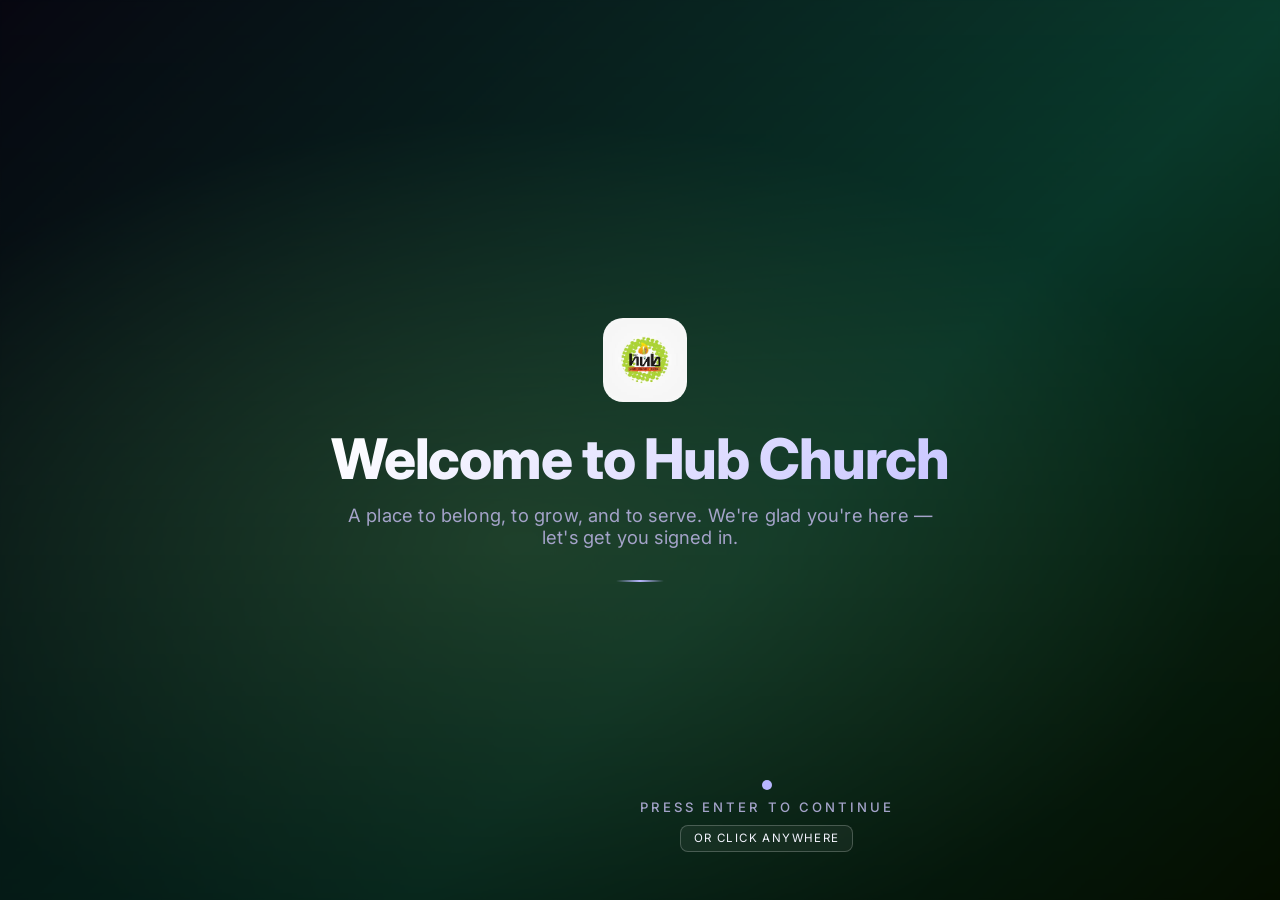
<file: index.html>
<!DOCTYPE html>
<html lang="en">
<head>
<meta charset="UTF-8">
<meta name="viewport" content="width=device-width, initial-scale=1.0">
<title>Hub Church — Welcome</title>
<link rel="preconnect" href="https://fonts.googleapis.com">
<link rel="preconnect" href="https://fonts.gstatic.com" crossorigin>
<link href="https://fonts.googleapis.com/css2?family=Inter:wght@300;400;500;600;700;800&display=swap" rel="stylesheet">
<link rel="icon" type="image/jpeg" href="images/hublogo.jpg">
<style>
    *, *::before, *::after { box-sizing: border-box; margin: 0; padding: 0; }

    :root {
        --brand: #8786E3;
        --brand-2: #6c63ff;
        --brand-glow: #b8b6ff;
        --bg-1: #0b0b1a;
        --bg-2: #0F5C45;
        --text: #f5f5ff;
        --muted: #a4a3c9;
    }

    html, body {
        width: 100%;
        height: 100%;
        background: #000;
        color: var(--text);
        font-family: 'Inter', system-ui, -apple-system, sans-serif;
        overflow: hidden;
        -webkit-font-smoothing: antialiased;
    }

    /* ============================================================
       Stage wrapper
       ============================================================ */
    .stage {
        position: fixed;
        inset: 0;
        display: flex;
        align-items: center;
        justify-content: center;
        opacity: 0;
        visibility: hidden;
        transition: opacity .7s ease;
        z-index: 1;
        background: #000;
    }
    .stage.active {
        opacity: 1;
        visibility: visible;
    }

    /* ============================================================
       Video stages — full screen, nothing on top
       ============================================================ */
    .video-stage video {
        width: 100%;
        height: 100%;
        object-fit: contain;
        background: #000;
        display: block;
    }

    /* "Tap to play" fallback if the browser blocks autoplay */
    .video-tap {
        position: absolute;
        inset: 0;
        display: none;
        align-items: center;
        justify-content: center;
        flex-direction: column;
        gap: 1rem;
        background: rgba(0,0,0,.55);
        cursor: pointer;
        z-index: 10;
    }
    .video-tap.visible { display: flex; }

    .video-tap__icon {
        width: 84px;
        height: 84px;
        border-radius: 50%;
        background: rgba(255,255,255,.12);
        border: 2px solid rgba(255,255,255,.4);
        display: grid;
        place-items: center;
        backdrop-filter: blur(6px);
        transition: transform .2s;
    }
    .video-tap:hover .video-tap__icon { transform: scale(1.08); }

    .video-tap__icon svg {
        width: 34px;
        height: 34px;
        fill: #fff;
        margin-left: 4px;   /* optical centering for the play triangle */
    }

    .video-tap__label {
        font-size: .95rem;
        letter-spacing: .14em;
        text-transform: uppercase;
        color: #fff;
    }

    /* ============================================================
       Splash stage
       ============================================================ */
    .splash-stage {
        cursor: pointer;
        user-select: none;
        flex-direction: column;
        background: var(--bg-1);
        overflow: hidden;
    }

    .bg-overlay {
        position: absolute;
        inset: 0;
        z-index: 0;
        background:
            radial-gradient(1200px 700px at 20% 30%, rgba(149, 227, 134, 0.35), transparent 60%),
            radial-gradient(1000px 600px at 80% 70%, rgba(135, 255, 99, 0.3), transparent 60%),
            linear-gradient(135deg, #0b0b1a 0%, #0F5C45 60%, #0d2401 100%);
        background-size: 200% 200%, 200% 200%, 100% 100%;
        animation: drift 22s ease-in-out infinite;
    }
    .bg-overlay::after {
        content: "";
        position: absolute;
        inset: 0;
        background: linear-gradient(180deg, rgba(0,0,0,.35) 0%, rgba(0,0,0,.6) 100%);
        backdrop-filter: blur(1px);
    }
    @keyframes drift {
        0%,100% { background-position: 0% 0%, 100% 100%, 0 0; }
        50%     { background-position: 100% 100%, 0% 0%, 0 0; }
    }

    .content {
        position: relative;
        text-align: center;
        padding: 2rem;
        max-width: 900px;
        z-index: 2;
    }

    .brand-mark {
        width: 84px;
        height: 84px;
        margin: 0 auto 1.75rem;
        border-radius: 22px;
        /* background: linear-gradient(135deg, var(--brand) 0%, var(--brand-2) 100%); */
        display: grid;
        place-items: center;
        font-weight: 800;
        font-size: 1.7rem;
        letter-spacing: -.5px;
        color: #fff;
        /* box-shadow: 0 18px 60px rgba(135,134,227,.55), */
                    /* inset 0 0 0 1px rgba(255,255,255,.18); */
        opacity: 0;
        transform: translateY(24px) scale(.9);
        animation: reveal .9s cubic-bezier(.22,1,.36,1) .15s forwards;
    }
    .brand-mark img{
        border-radius: 20px;
        width: 84px;
        height: 84px;
        display: grid;
        place-items: center;
    
        margin: 0 1.2rem 2.75rem 0.34rem;
    }
    .brand-name {
        font-size: clamp(2rem, 6vw, 3.5rem);
        font-weight: 800;
        letter-spacing: -.02em;
        line-height: 1.05;
        background: linear-gradient(135deg, #ffffff 0%, #c9c6ff 100%);
        -webkit-background-clip: text;
        background-clip: text;
        color: transparent;
        opacity: 0;
        transform: translateY(20px);
        animation: reveal .9s cubic-bezier(.22,1,.36,1) .35s forwards;
    }

    .tagline {
        margin-top: 1rem;
        font-size: clamp(.95rem, 2vw, 1.15rem);
        color: var(--muted);
        font-weight: 400;
        letter-spacing: .01em;
        max-width: 620px;
        margin-left: auto;
        margin-right: auto;
        opacity: 0;
        transform: translateY(20px);
        animation: reveal .9s cubic-bezier(.22,1,.36,1) .55s forwards;
    }

    .divider {
        width: 48px;
        height: 2px;
        margin: 2rem auto 0;
        background: linear-gradient(90deg, transparent, var(--brand-glow), transparent);
        border-radius: 2px;
        opacity: 0;
        animation: reveal .9s ease .75s forwards;
    }

    @keyframes reveal {
        to { opacity: 1; transform: translateY(0) scale(1); }
    }

    .prompt {
        position: absolute;
        bottom: 3rem;
        left: 50%;
        transform: translateX(-50%);
        display: flex;
        flex-direction: column;
        align-items: center;
        gap: .6rem;
        font-size: .82rem;
        letter-spacing: .22em;
        text-transform: uppercase;
        color: var(--muted);
        opacity: 0;
        animation: reveal 1s ease 1.1s forwards;
        z-index: 3;
    }

    .prompt__label { font-weight: 500; }

    .prompt__key {
        display: inline-block;
        padding: .35rem .8rem;
        border-radius: 8px;
        border: 1px solid rgba(255,255,255,.22);
        background: rgba(255,255,255,.05);
        backdrop-filter: blur(8px);
        font-size: .72rem;
        color: var(--text);
        letter-spacing: .12em;
    }

    .prompt__pulse {
        width: 10px;
        height: 10px;
        border-radius: 50%;
        background: var(--brand-glow);
        box-shadow: 0 0 0 0 rgba(184,182,255,.6);
        animation: pulse 1.8s ease-out infinite;
    }
    @keyframes pulse {
        0%   { box-shadow: 0 0 0 0 rgba(184,182,255,.6); }
        70%  { box-shadow: 0 0 0 16px rgba(184,182,255,0); }
        100% { box-shadow: 0 0 0 0 rgba(184,182,255,0); }
    }

    .splash-stage.leaving .content,
    .splash-stage.leaving .prompt {
        transition: opacity .55s ease, transform .55s ease;
        opacity: 0;
        transform: translateY(-20px);
    }

    /* Progress bar during the videos */
    .stage-progress {
        position: fixed;
        bottom: 0;
        left: 0;
        height: 3px;
        width: 0%;
        background: linear-gradient(90deg, var(--brand), var(--brand-glow));
        box-shadow: 0 0 12px rgba(135,134,227,.7);
        transition: width .25s linear;
        z-index: 50;
        opacity: 0;
        pointer-events: none;
    }
    .stage-progress.visible { opacity: 1; }

    /* ============================================================
       Skip button — visible only while a video is playing
       ============================================================ */
    .skip-btn {
        position: fixed;
        top: 1.5rem;
        right: 1.5rem;
        z-index: 60;
        display: inline-flex;
        align-items: center;
        gap: .45rem;
        padding: .55rem 1rem .55rem 1.15rem;
        border-radius: 999px;
        border: 1px solid rgba(255,255,255,.28);
        background: rgba(255,255,255,.08);
        backdrop-filter: blur(14px);
        -webkit-backdrop-filter: blur(14px);
        color: #fff;
        font-family: inherit;
        font-size: .82rem;
        font-weight: 500;
        letter-spacing: .06em;
        text-transform: uppercase;
        cursor: pointer;
        opacity: 0;
        transform: translateY(-10px);
        pointer-events: none;
        transition: opacity .35s ease,
                    transform .35s ease,
                    background .2s ease,
                    border-color .2s ease;
    }

    .skip-btn.visible {
        opacity: 1;
        transform: translateY(0);
        pointer-events: auto;
    }

    .skip-btn:hover {
        background: rgba(255,255,255,.16);
        border-color: rgba(255,255,255,.45);
    }

    .skip-btn:active {
        transform: translateY(0) scale(.97);
    }

    .skip-btn svg {
        width: 14px;
        height: 14px;
        stroke: currentColor;
        transition: transform .25s ease;
    }

    .skip-btn:hover svg {
        transform: translateX(2px);
    }

    @media (max-width: 480px) {
        .skip-btn {
            top: 1rem;
            right: 1rem;
            padding: .45rem .85rem .45rem 1rem;
            font-size: .75rem;
        }
    }
</style>
</head>
<body>

<!-- ================== Skip button ================== -->
<button class="skip-btn" id="skipBtn" type="button" aria-label="Skip intro">
    <span>Skip</span>
    <svg viewBox="0 0 24 24" fill="none" stroke="currentColor" stroke-width="2.5" stroke-linecap="round" stroke-linejoin="round">
        <polyline points="9 18 15 12 9 6"/>
    </svg>
</button>

<!-- ================== Stage 1: long video ================== -->
<div class="stage video-stage" id="stageLong">
    <video id="videoLong" muted playsinline preload="auto"></video>
    <div class="video-tap" id="tapLong">
        <div class="video-tap__icon">
            <svg viewBox="0 0 24 24"><path d="M8 5v14l11-7z"/></svg>
        </div>
        <div class="video-tap__label">Tap to play</div>
    </div>
</div>

<!-- ================== Stage 2: short video ================== -->
<div class="stage video-stage" id="stageShort">
    <video id="videoShort" muted playsinline preload="auto"></video>
    <div class="video-tap" id="tapShort">
        <div class="video-tap__icon">
            <svg viewBox="0 0 24 24"><path d="M8 5v14l11-7z"/></svg>
        </div>
        <div class="video-tap__label">Tap to play</div>
    </div>
</div>

<!-- ================== Stage 3: splash ================== -->
<div class="stage splash-stage" id="stageSplash">
    <div class="bg-overlay"></div>

    <div class="content">
        <div class="brand-mark">
            
            <img src="images/hublogo.jpg" alt="">
        </div>
        <h1 class="brand-name">Welcome to Hub Church</h1>
        <p class="tagline">
            A place to belong, to grow, and to serve.
            We're glad you're here — let's get you signed in.
        </p>
        <div class="divider"></div>
    </div>

    <div class="prompt">
        <span class="prompt__pulse"></span>
        <span class="prompt__label" id="promptLabel">Tap anywhere to continue</span>
        <span class="prompt__key" id="promptKey">or press Enter</span>
    </div>
</div>

<!-- Progress bar -->
<div class="stage-progress" id="stageProgress"></div>

<script>
(() => {
    'use strict';

    // ============================================================
    //  CONFIG
    // ============================================================
    const LONG_VIDEO      = 'video/intro-long.mp4';    // ~8 s
    const SHORT_VIDEO     = 'video/intro-short.mp4';   // ~3 s
    const LOGIN_URL       = 'login.html';
    const VIDEO_SAFETY_MS = 30000;

    // ============================================================
    //  Refs
    // ============================================================
    const skipBtn = document.getElementById('skipBtn');

    const stageLong   = document.getElementById('stageLong');
    const stageShort  = document.getElementById('stageShort');
    const stageSplash = document.getElementById('stageSplash');

    const videoLong  = document.getElementById('videoLong');
    const videoShort = document.getElementById('videoShort');

    const tapLong  = document.getElementById('tapLong');
    const tapShort = document.getElementById('tapShort');

    const stageProgress = document.getElementById('stageProgress');

    const promptLabel = document.getElementById('promptLabel');
    const promptKey   = document.getElementById('promptKey');

    // ============================================================
    //  State
    // ============================================================
    let currentStage = null;

    // The currently active skip handler (only one at a time)
    let activeSkipHandler = null;

    // ============================================================
    //  Helpers
    // ============================================================
    function activateStage(el) {
        if (currentStage && currentStage !== el) currentStage.classList.remove('active');
        el.classList.add('active');
        currentStage = el;
    }

    function showProgress() {
        stageProgress.classList.add('visible');
        stageProgress.style.width = '0%';
    }
    function hideProgress() {
        stageProgress.classList.remove('visible');
        stageProgress.style.width = '0%';
    }

    function showSkip() { skipBtn.classList.add('visible'); }
    function hideSkip() { skipBtn.classList.remove('visible'); }

    // Attach the current skip handler; remove any previous one first
    function setSkipHandler(handler) {
        if (activeSkipHandler) {
            skipBtn.removeEventListener('click', activeSkipHandler);
            activeSkipHandler = null;
        }
        if (handler) {
            activeSkipHandler = handler;
            skipBtn.addEventListener('click', handler);
        }
    }

    // ============================================================
    //  Play one fullscreen video stage
    // ============================================================
    function playVideoStage(videoEl, stageEl, tapEl, src) {
        return new Promise((resolve) => {
            let settled = false;
            let autoplayAttempted = false;

            const finish = (reason) => {
                if (settled) return;
                settled = true;

                console.log('%c[index] ✓ video stage finished: ' + reason,
                            'color:#6ee7b7;font-weight:bold');

                try { videoEl.pause(); } catch (e) {}

                // Clean up everything this stage owns
                hideProgress();
                hideSkip();
                setSkipHandler(null);              // ⬅ detach skip cleanly
                tapEl.classList.remove('visible');

                setTimeout(resolve, 250);
            };

            // ---------- Reset the video element ----------
            try { videoEl.pause(); } catch (e) {}
            videoEl.removeAttribute('src');
            videoEl.load();

            // ---------- Attach listeners BEFORE src ----------
            videoEl.addEventListener('ended', () => finish('ended'));
            videoEl.addEventListener('error', () => {
                const code = videoEl.error ? videoEl.error.code : '?';
                const msg  = videoEl.error ? videoEl.error.message : '';
                console.warn('[index] ✗ video error  code=' + code +
                             '  msg=' + msg + '  src=' + src);
                finish('error');
            });
            videoEl.addEventListener('timeupdate', () => {
                if (!videoEl.duration) return;
                stageProgress.style.width =
                    ((videoEl.currentTime / videoEl.duration) * 100) + '%';
            });
            videoEl.addEventListener('loadedmetadata', () => {
                console.log('[index] video loaded: ' + src +
                            '  duration=' + videoEl.duration.toFixed(2) + 's');
            }, { once: true });

            // ---------- Show the stage ----------
            activateStage(stageEl);
            showProgress();
            showSkip();
            tapEl.classList.remove('visible');

            // ---------- Set source ----------
            videoEl.src = src;
            videoEl.load();

            // ---------- Skip button ----------
            const onSkip = () => finish('skipped');
            setSkipHandler(onSkip);

            // ---------- Autoplay ----------
            const tryPlay = () => {
                autoplayAttempted = true;
                const p = videoEl.play();
                if (p && typeof p.then === 'function') {
                    p.then(() => {
                        console.log('[index] autoplay OK: ' + src);
                    }).catch((err) => {
                        console.warn('[index] autoplay blocked for ' + src +
                                     ' — showing tap-to-play. ' + err.message);
                        tapEl.classList.add('visible');
                        const tapHandler = () => {
                            tapEl.removeEventListener('click', tapHandler);
                            tapEl.classList.remove('visible');
                            videoEl.play().catch((e2) => finish('play-rejected'));
                        };
                        tapEl.addEventListener('click', tapHandler);
                    });
                }
            };

            videoEl.addEventListener('loadedmetadata', tryPlay, { once: true });

            // In case metadata is slow, still attempt after 1.5 s
            setTimeout(() => {
                if (!autoplayAttempted && !settled) {
                    console.warn('[index] metadata timeout for ' + src +
                                 ' — attempting play anyway');
                    tryPlay();
                }
            }, 1500);

            // ---------- Hard safety net ----------
            setTimeout(() => finish('timeout'), VIDEO_SAFETY_MS);
        });
    }

    // ============================================================
    //  Splash stage
    // ============================================================
    function runSplashStage() {
        activateStage(stageSplash);
        hideProgress();
        hideSkip();                                    // ⬅ no skip on splash
        setSkipHandler(null);

        const isTouch = window.matchMedia('(pointer: coarse)').matches;
        if (isTouch) {
            promptLabel.textContent = 'Tap anywhere to continue';
            promptKey.textContent   = 'or press Enter';
        } else {
            promptLabel.textContent = 'Press Enter to continue';
            promptKey.textContent   = 'or click anywhere';
        }

        let splashReady = false;
        let leftSplash  = false;

        setTimeout(() => { splashReady = true; }, 900);

        const advance = () => {
            if (!splashReady || leftSplash) return;
            leftSplash = true;
            stageSplash.classList.add('leaving');
            setTimeout(() => { window.location.href = LOGIN_URL; }, 550);
        };

        stageSplash.addEventListener('click', advance);
        stageSplash.addEventListener('touchstart', (e) => {
            e.preventDefault();
            advance();
        }, { passive: false });
        document.addEventListener('keydown', (e) => {
            if (e.key === 'Enter' || e.key === ' ' || e.key === 'Escape') {
                e.preventDefault();
                advance();
            }
        });
    }

    // ============================================================
    //  Main flow
    // ============================================================
    async function runIntro() {
        console.log('%c[index] intro start', 'color:#b8b6ff;font-weight:bold');

        try {
            await playVideoStage(videoLong,  stageLong,  tapLong,  LONG_VIDEO);
            console.log('[index] → moving to short video');
            await playVideoStage(videoShort, stageShort, tapShort, SHORT_VIDEO);
            console.log('[index] → moving to splash');
        } catch (err) {
            console.warn('[index] video intro error:', err);
        }

        runSplashStage();
    }

    if (document.readyState === 'loading') {
        document.addEventListener('DOMContentLoaded', runIntro);
    } else {
        runIntro();
    }
})();
</script>
</body>
</html>
</file>
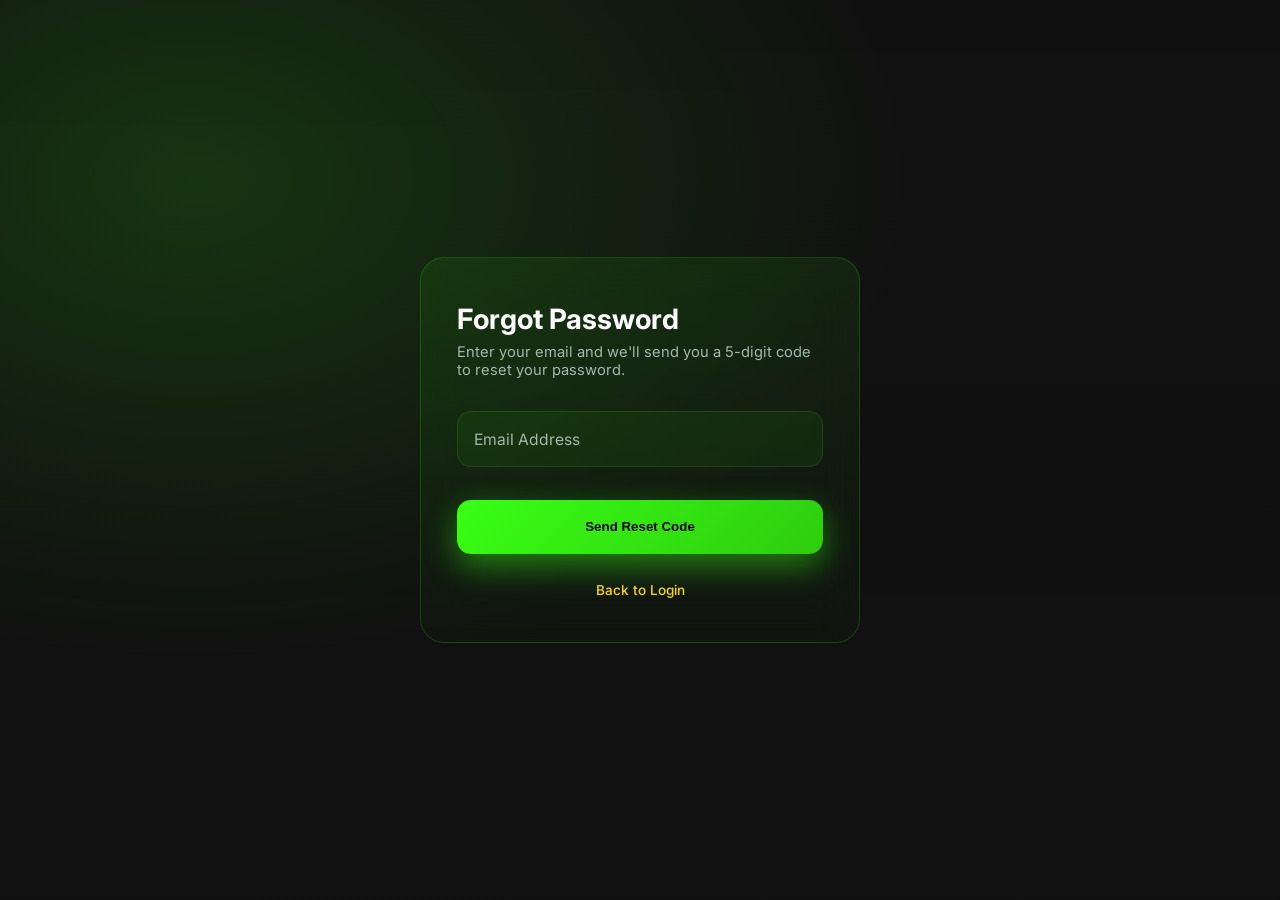
<file: forgot.html>
<!DOCTYPE html>
<html lang="en">
<head>
<meta charset="UTF-8">
<meta name="viewport" content="width=device-width, initial-scale=1.0">
<title>Hub Church — Forgot Password</title>
<link rel="icon" type="image/jpeg" href="images/hublogo.jpg">
<link href="https://fonts.googleapis.com/css2?family=Inter:wght@300;400;500;600;700;800&display=swap" rel="stylesheet">
<style>
    /* Reuse the same CSS from register.html */
    *, *::before, *::after { box-sizing: border-box; margin: 0; padding: 0; }
    :root {
        --brand: #39FF14; --brand-2: #2ECC0E; --danger: #FF7A00; --warning: #FFD700;
        --text: #f5fff9; --muted: #a4b8ad; --card-border: rgba(57, 255, 20, .18);
    }
    html, body { width: 100%; min-height: 100%; background: #111; color: var(--text); font-family: 'Inter', sans-serif; }
    .bg-overlay { position: fixed; inset: 0; z-index: 2; pointer-events: none;
        background: radial-gradient(1200px 800px at 15% 20%, rgba(57,255,20,.15), transparent 60%),
                    linear-gradient(180deg, rgba(17,17,17,.95), rgba(17,17,17,.85)); }
    .page { position: relative; z-index: 3; min-height: 100vh; display: grid; place-items: center; padding: 2rem 1.25rem; }
    .card { width: 100%; max-width: 440px; padding: 2.75rem 2.25rem; border-radius: 24px;
        background: linear-gradient(180deg, rgba(57,255,20,.08), rgba(57,255,20,.02));
        border: 1px solid var(--card-border); backdrop-filter: blur(22px); }
    h1 { font-size: 1.75rem; margin-bottom: .4rem; color: #fff; }
    .subtitle { color: var(--muted); font-size: .92rem; margin-bottom: 2rem; }
    .field { position: relative; margin-bottom: 1.05rem; }
    .field input { width: 100%; height: 56px; padding: 1.35rem 1.05rem 0; color: var(--text);
        background: rgba(57,255,20,.06); border: 1px solid rgba(57,255,20,.14); border-radius: 14px; outline: none; transition: all .25s; }
    .field input:focus { border-color: var(--brand); box-shadow: 0 0 0 4px rgba(57,255,20,.18); }
    .field label { position: absolute; left: 1.05rem; top: 50%; transform: translateY(-50%);
        color: var(--muted); font-size: .98rem; pointer-events: none; transition: all .22s; }
    .field input:focus + label, .field input:not(:placeholder-shown) + label { top: 15px; font-size: .72rem; text-transform: uppercase; color: var(--brand); font-weight: 600; }
    .submit { width: 100%; height: 54px; border: none; border-radius: 14px; background: linear-gradient(135deg, var(--brand), var(--brand-2));
        color: #000; font-weight: 700; cursor: pointer; box-shadow: 0 12px 32px rgba(57,255,20,.45); transition: transform .18s; margin-top: 1rem; }
    .submit:hover { transform: translateY(-2px); }
    .foot { margin-top: 1.75rem; text-align: center; font-size: .85rem; color: var(--muted); }
    .foot a { color: var(--warning); text-decoration: none; font-weight: 500; }
    .toast { position: fixed; top: 1.5rem; left: 50%; transform: translateX(-50%) translateY(-140%); padding: .85rem 1.25rem;
        border-radius: 12px; background: rgba(17,17,17,.95); border: 1px solid rgba(57,255,20,.22); display: inline-flex;
        align-items: center; gap: .6rem; opacity: 0; transition: all .5s; z-index: 100; }
    .toast.show { transform: translateX(-50%) translateY(0); opacity: 1; }
    .toast.error { border-color: rgba(255,122,0,.5); } .toast.success { border-color: rgba(57,255,20,.5); }
    .toast__dot { width: 8px; height: 8px; border-radius: 50%; }
    .toast.error .toast__dot { background: var(--danger); } .toast.success .toast__dot { background: var(--brand); }
</style>
</head>
<body>
<div class="bg-overlay"></div>
<div class="page">
    <div class="card">
        <h1>Forgot Password</h1>
        <p class="subtitle">Enter your email and we'll send you a 5-digit code to reset your password.</p>
        <form id="forgotForm">
            <div class="field">
                <input type="email" id="email" placeholder=" " required>
                <label for="email">Email Address</label>
            </div>
            <button type="submit" class="submit" id="submitBtn">Send Reset Code</button>
        </form>
        <p class="foot"><a href="login.html">Back to Login</a></p>
    </div>
</div>
<div class="toast" id="toast"><span class="toast__dot"></span><span id="toastMsg"></span></div>


<script>
(() => {
    const API = 'class/ApiHandler.php';
    const toast = document.getElementById('toast'), toastMsg = document.getElementById('toastMsg');
    let tid;
    function showToast(msg, type='error') {
        toast.className = 'toast ' + type; toastMsg.textContent = msg;
        toast.classList.add('show'); clearTimeout(tid);
        tid = setTimeout(() => toast.classList.remove('show'), 5000);
    }

    document.getElementById('forgotForm').addEventListener('submit', async (e) => {
        e.preventDefault();
        const email = document.getElementById('email').value.trim();
        if (!email) return showToast('Please enter your email');

        const btn = document.getElementById('submitBtn');
        btn.disabled = true; btn.textContent = 'Sending...';

        try {
            const res = await fetch(`${API}?action=special&entity=auth`, {
                method: 'POST',
                headers: { 'Content-Type': 'application/json' },
                body: JSON.stringify({ task: 'request_reset', email })
            });
            const data = await res.json();

            if (data.success) {
                showToast('Reset code sent! Please check your email inbox.', 'success', 5000);
                sessionStorage.setItem('reset_email', email);
                setTimeout(() => { window.location.href = 'reset.html'; }, 2500);
            } else {
                showToast(data.message || 'Failed to send code');
                btn.disabled = false; btn.textContent = 'Send Reset Code';
            }
        } catch (err) {
            showToast('Network error. Please try again.');
            btn.disabled = false; btn.textContent = 'Send Reset Code';
        }
    });
})();
</script>
</body>
</html>
</file>
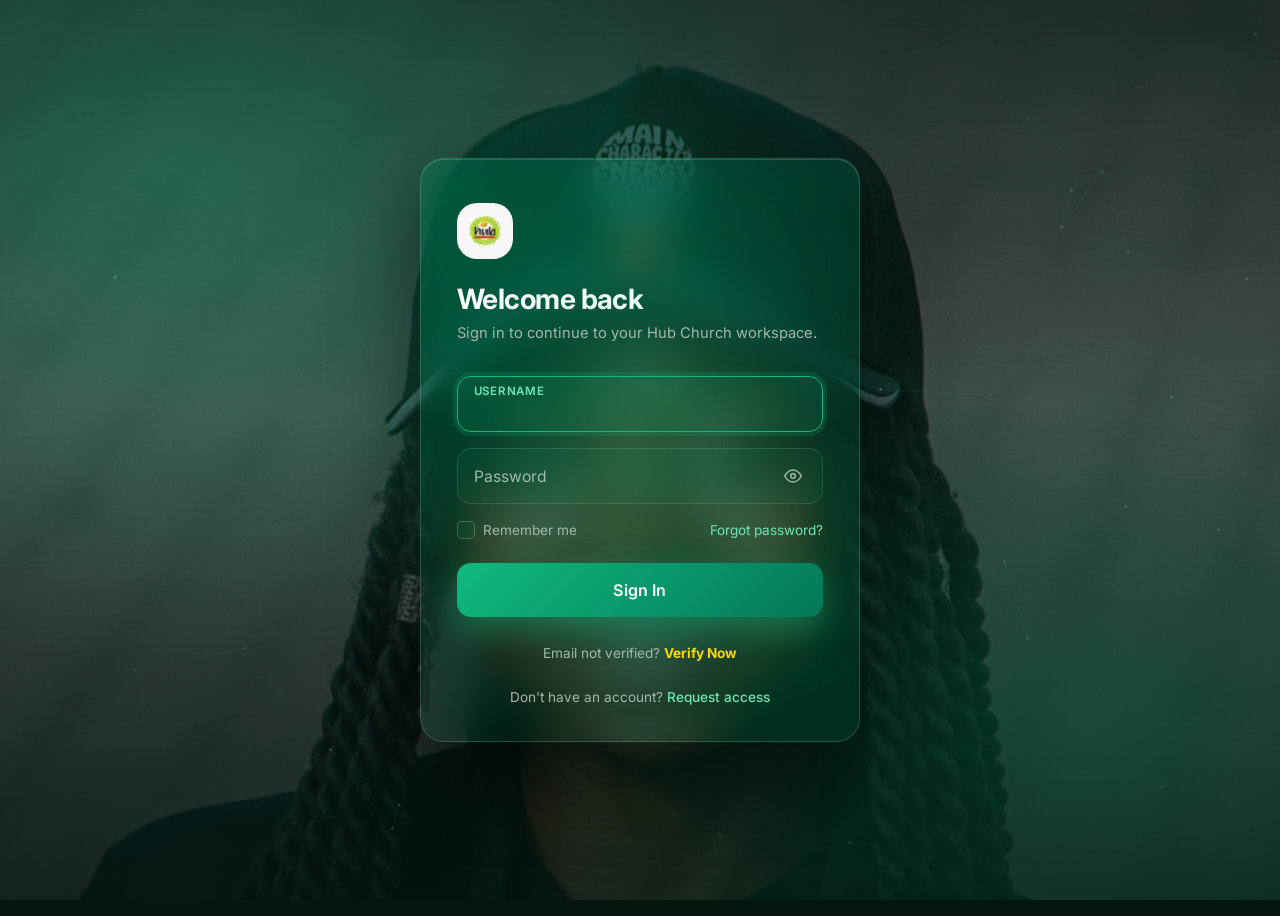
<file: login.html>
<!DOCTYPE html>
<html lang="en">
<head>
<meta charset="UTF-8">
<meta name="viewport" content="width=device-width, initial-scale=1.0">
<title>Hub Church — Sign In</title>
<link rel="preconnect" href="https://fonts.googleapis.com">
<link rel="preconnect" href="https://fonts.gstatic.com" crossorigin>
<link rel="icon" type="image/jpeg" href="images/hublogo.jpg">
<link href="https://fonts.googleapis.com/css2?family=Inter:wght@300;400;500;600;700;800&display=swap" rel="stylesheet">
<style>
    *, *::before, *::after { box-sizing: border-box; margin: 0; padding: 0; }

    :root {
        /* ---------- Green palette ---------- */
        --brand:      #10b981;   /* emerald 500 */
        --brand-2:    #047857;   /* emerald 700 */
        --brand-glow: #6ee7b7;   /* emerald 300 */
        --brand-soft: #a7f3d0;   /* emerald 200 */
        --brand-deep: #022c22;   /* emerald 950 */

        --danger:  #ff5c7c;
        --success: #4ade80;

        --text:  #f5fff9;
        --muted: #a4b8ad;
        --card-border: rgba(167, 243, 208, .18);
    }

    html, body {
        width: 100%;
        min-height: 100%;
        background: #051612;
        color: var(--text);
        font-family: 'Inter', system-ui, -apple-system, sans-serif;
        overflow-x: hidden;
        -webkit-font-smoothing: antialiased;
    }

    /* ============================================================
       Layer 0 — Image slideshow
       ============================================================ */
    .bg-slideshow {
        position: fixed;
        inset: 0;
        z-index: 0;
        overflow: hidden;
        background: #051612;
    }

    .bg-slide {
        position: absolute;
        inset: 0;
        background-size: cover;
        background-position: center;
        background-repeat: no-repeat;
        opacity: 0;
        transition: opacity 1.6s ease;
        will-change: opacity, transform;
    }

    /* Two independent pieces of state: opacity (fade) and animation (ken-burns) */
    .bg-slide.visible { opacity: 1; }
    .bg-slide.ken     { animation: kenburns 12s ease-in-out forwards; }

    @keyframes kenburns {
        0%   { transform: scale(1.04) translate(0, 0); }
        100% { transform: scale(1.16) translate(-1.5%, -1.5%); }
    }

    /* ============================================================
       Layer 1 — Particle canvas (interactive, on top of photos)
       ============================================================ */
    #bgParticles {
        position: fixed;
        inset: 0;
        z-index: 1;
        width: 100%;
        height: 100%;
        pointer-events: none;   /* the window captures pointer, not the canvas */
    }

    /* ============================================================
       Layer 2 — Green tint for readability
       ============================================================ */
    .bg-overlay {
        position: fixed;
        inset: 0;
        z-index: 2;
        pointer-events: none;
        background:
            radial-gradient(1200px 800px at 15% 20%, rgba(16,185,129,.32), transparent 60%),
            radial-gradient(1000px 700px at 85% 80%, rgba(4,120,87,.32), transparent 60%),
            linear-gradient(180deg, rgba(2,20,16,.80) 0%, rgba(2,20,16,.55) 45%, rgba(2,20,16,.88) 100%);
    }

    /* ============================================================
       Layer 3 — Content
       ============================================================ */
    .page {
        position: relative;
        z-index: 3;
        min-height: 100vh;
        display: grid;
        place-items: center;
        padding: 2rem 1.25rem;
    }

    /* ---------- Glass card ---------- */
    .card {
        position: relative;
        width: 100%;
        max-width: 440px;
        padding: 2.75rem 2.25rem 2.25rem;
        border-radius: 24px;
        /* Green-tinted glass */
        background: linear-gradient(180deg, rgba(16,185,129,.14), rgba(16,185,129,.05));
        border: 1px solid var(--card-border);
        backdrop-filter: blur(22px) saturate(150%);
        -webkit-backdrop-filter: blur(22px) saturate(150%);
        box-shadow:
            0 30px 80px rgba(0,0,0,.55),
            inset 0 1px 0 rgba(167,243,208,.18),
            0 0 0 1px rgba(16,185,129,.06);
        opacity: 0;
        transform: translateY(28px) scale(.98);
        animation: cardIn .9s cubic-bezier(.22,1,.36,1) .1s forwards;
    }
    @keyframes cardIn {
        to { opacity: 1; transform: translateY(0) scale(1); }
    }

    /* Soft green glow behind the card */
    .card::before {
        content: "";
        position: absolute;
        inset: -30%;
        background: radial-gradient(closest-side, rgba(16,185,129,.35), transparent 70%);
        filter: blur(50px);
        z-index: -1;
        opacity: .9;
        pointer-events: none;
    }

    /* ---------- Header ---------- */
    /* .logo {
        width: 56px;
        height: 56px;
        border-radius: 16px;
        background: linear-gradient(135deg, var(--brand) 0%, var(--brand-2) 100%);
        display: grid;
        place-items: center;
        font-weight: 800;
        font-size: 1.15rem;
        color: #fff;
        box-shadow:
            0 12px 32px rgba(16,185,129,.5),
            inset 0 0 0 1px rgba(255,255,255,.2);
        margin-bottom: 1.5rem;
        animation: itemIn .7s cubic-bezier(.22,1,.36,1) .25s both;
    } */
    .logo img{
        border-radius: 20px;
        width: 56px;
        height: 56px;
        display: grid;
        place-items: center;
        margin-bottom: 1.5rem;
    }
    h1 {
        font-size: 1.75rem;
        font-weight: 700;
        letter-spacing: -.02em;
        line-height: 1.15;
        margin-bottom: .4rem;
        background: linear-gradient(135deg, #ffffff 0%, #d1fae5 100%);
        -webkit-background-clip: text;
        background-clip: text;
        color: transparent;
        animation: itemIn .7s cubic-bezier(.22,1,.36,1) .35s both;
    }

    .subtitle {
        color: var(--muted);
        font-size: .92rem;
        line-height: 1.5;
        margin-bottom: 2rem;
        animation: itemIn .7s cubic-bezier(.22,1,.36,1) .45s both;
    }

    @keyframes itemIn {
        from { opacity: 0; transform: translateY(14px); }
        to   { opacity: 1; transform: translateY(0); }
    }

    /* ---------- Floating-label fields ---------- */
    .field {
        position: relative;
        margin-bottom: 1.05rem;
        animation: itemIn .7s cubic-bezier(.22,1,.36,1) .55s both;
    }
    .field:nth-of-type(2) { animation-delay: .62s; }

    .field input {
        width: 100%;
        height: 56px;
        padding: 1.35rem 3rem 0 1.05rem;
        font-family: inherit;
        font-size: .98rem;
        color: var(--text);
        background: rgba(16,185,129,.06);
        border: 1px solid rgba(167,243,208,.14);
        border-radius: 14px;
        outline: none;
        transition: border-color .25s, background .25s, box-shadow .25s;
    }

    .field input:hover {
        background: rgba(16,185,129,.09);
    }

    .field input:focus {
        border-color: var(--brand);
        background: rgba(16,185,129,.12);
        box-shadow: 0 0 0 4px rgba(16,185,129,.18);
    }

    .field label {
        position: absolute;
        left: 1.05rem;
        top: 50%;
        transform: translateY(-50%);
        color: var(--muted);
        font-size: .98rem;
        pointer-events: none;
        transition: all .22s cubic-bezier(.22,1,.36,1);
        background: transparent;
    }

    .field input:focus + label,
    .field input:not(:placeholder-shown) + label {
        top: 15px;
        font-size: .72rem;
        letter-spacing: .06em;
        text-transform: uppercase;
        color: var(--brand-glow);
        font-weight: 600;
    }

    .field input:not(:placeholder-shown):not(:focus) + label {
        color: var(--muted);
    }

    /* Password toggle */
    .toggle-pass {
        position: absolute;
        top: 50%;
        right: .75rem;
        transform: translateY(-50%);
        width: 36px;
        height: 36px;
        border: none;
        border-radius: 10px;
        background: transparent;
        color: var(--muted);
        cursor: pointer;
        display: grid;
        place-items: center;
        transition: color .2s, background .2s;
    }
    .toggle-pass:hover { color: var(--brand-glow); background: rgba(16,185,129,.12); }
    .toggle-pass svg { width: 18px; height: 18px; }

    /* ---------- Row ---------- */
    .row {
        display: flex;
        justify-content: space-between;
        align-items: center;
        margin: .4rem 0 1.5rem;
        font-size: .85rem;
        animation: itemIn .7s cubic-bezier(.22,1,.36,1) .7s both;
    }

    .check {
        display: inline-flex;
        align-items: center;
        gap: .5rem;
        color: var(--muted);
        cursor: pointer;
        user-select: none;
    }

    .check input { display: none; }

    .check .box {
        width: 18px;
        height: 18px;
        border-radius: 5px;
        border: 1px solid rgba(167,243,208,.25);
        display: grid;
        place-items: center;
        transition: all .2s;
        background: rgba(16,185,129,.06);
    }

    .check input:checked + .box {
        background: linear-gradient(135deg, var(--brand), var(--brand-2));
        border-color: transparent;
        box-shadow: 0 4px 12px rgba(16,185,129,.5);
    }

    .check .box svg {
        width: 12px;
        height: 12px;
        opacity: 0;
        transform: scale(.6);
        transition: all .2s;
        color: #fff;
    }
    .check input:checked + .box svg {
        opacity: 1;
        transform: scale(1);
    }

    .forgot {
        color: var(--brand-glow);
        text-decoration: none;
        transition: color .2s;
    }
    .forgot:hover { color: #fff; text-decoration: underline; }

    /* ---------- Submit ---------- */
    .submit {
        position: relative;
        width: 100%;
        height: 54px;
        border: none;
        border-radius: 14px;
        background: linear-gradient(135deg, var(--brand) 0%, var(--brand-2) 100%);
        color: #fff;
        font-family: inherit;
        font-size: 1rem;
        font-weight: 600;
        letter-spacing: .01em;
        cursor: pointer;
        overflow: hidden;
        box-shadow: 0 12px 32px rgba(16,185,129,.45);
        transition: transform .18s cubic-bezier(.22,1,.36,1), box-shadow .25s;
        animation: itemIn .7s cubic-bezier(.22,1,.36,1) .78s both;
    }

    .submit:hover:not(:disabled) {
        transform: translateY(-2px);
        box-shadow: 0 18px 42px rgba(16,185,129,.65);
    }
    .submit:active:not(:disabled) { transform: translateY(0); }
    .submit:disabled { opacity: .7; cursor: not-allowed; }

    /* Shimmer sweep */
    .submit::after {
        content: "";
        position: absolute;
        top: 0;
        left: -120%;
        width: 60%;
        height: 100%;
        background: linear-gradient(115deg, transparent, rgba(255,255,255,.45), transparent);
        transform: skewX(-18deg);
        transition: left .7s cubic-bezier(.22,1,.36,1);
    }
    .submit:hover::after { left: 130%; }

    /* Loading state */
    .submit.loading { color: transparent; }
    .submit.loading::before {
        content: "";
        position: absolute;
        top: 50%;
        left: 50%;
        width: 20px;
        height: 20px;
        margin: -10px 0 0 -10px;
        border: 2.5px solid rgba(255,255,255,.4);
        border-top-color: #fff;
        border-radius: 50%;
        animation: spin .7s linear infinite;
    }
    @keyframes spin { to { transform: rotate(360deg); } }

    /* ---------- Foot ---------- */
    .foot {
        margin-top: 1.75rem;
        text-align: center;
        font-size: .85rem;
        color: var(--muted);
        animation: itemIn .7s cubic-bezier(.22,1,.36,1) .88s both;
    }
    .foot a {
        color: var(--brand-glow);
        text-decoration: none;
        font-weight: 500;
    }
    .foot a:hover { color: #fff; text-decoration: underline; }

    /* ---------- Toast ---------- */
    .toast {
        position: fixed;
        top: 1.5rem;
        left: 50%;
        transform: translateX(-50%) translateY(-140%);
        padding: .85rem 1.25rem;
        border-radius: 12px;
        background: rgba(2,20,16,.9);
        border: 1px solid rgba(167,243,208,.22);
        backdrop-filter: blur(16px);
        font-size: .9rem;
        display: inline-flex;
        align-items: center;
        gap: .6rem;
        box-shadow: 0 20px 60px rgba(0,0,0,.5);
        transition: transform .5s cubic-bezier(.22,1,.36,1), opacity .3s;
        opacity: 0;
        z-index: 100;
        max-width: 90vw;
    }
    .toast.show {
        transform: translateX(-50%) translateY(0);
        opacity: 1;
    }
    .toast.error   { border-color: rgba(255,92,124,.5); }
    .toast.success { border-color: rgba(74,222,128,.5); }
    .toast__dot {
        width: 8px; height: 8px; border-radius: 50%; flex: 0 0 auto;
    }
    .toast.error   .toast__dot { background: var(--danger); }
    .toast.success .toast__dot { background: var(--success); }

    @media (max-width: 480px) {
        .card { padding: 2.1rem 1.6rem 1.75rem; border-radius: 20px; }
        h1    { font-size: 1.5rem; }
    }
</style>
</head>
<body>

<!-- Layer 0 — photos -->
<div class="bg-slideshow" id="bgSlideshow"></div>

<!-- Layer 1 — interactive particles -->
<canvas id="bgParticles"></canvas>

<!-- Layer 2 — readability overlay -->
<div class="bg-overlay"></div>

<!-- Layer 3 — content -->
<div class="page">
    <div class="card">
        <div class="logo"><img src="images/hublogo.jpg" alt="Hub logo"></div>
        
        <h1>Welcome back</h1>
        <p class="subtitle">Sign in to continue to your Hub Church workspace.</p>

        <form id="loginForm" novalidate>
            <div class="field">
                <input type="text" id="username" name="user_name" placeholder=" " autocomplete="username" required>
                <label for="username">Username</label>
            </div>
            <!-- <div class="field">
                <input type="text" id="email" name="email" placeholder=" " autocomplete="email" required>
                <label for="email">Email</label>
            </div> -->

            <div class="field">
                <input type="password" id="password" name="password" placeholder=" " autocomplete="current-password" required>
                <label for="password">Password</label>
                <button type="button" class="toggle-pass" id="togglePass" aria-label="Show password">
                    <svg id="eyeIcon" viewBox="0 0 24 24" fill="none" stroke="currentColor" stroke-width="2" stroke-linecap="round" stroke-linejoin="round">
                        <path d="M1 12s4-8 11-8 11 8 11 8-4 8-11 8-11-8-11-8z"/>
                        <circle cx="12" cy="12" r="3"/>
                    </svg>
                </button>
            </div>

            <div class="row">
                <label class="check">
                    <input type="checkbox" id="remember" name="remember">
                    <span class="box">
                        <svg viewBox="0 0 24 24" fill="none" stroke="currentColor" stroke-width="3" stroke-linecap="round" stroke-linejoin="round">
                            <polyline points="20 6 9 17 4 12"/>
                        </svg>
                    </span>
                    Remember me
                </label>
                <a href="forgot.html" class="forgot">Forgot password?</a>
            </div>

            <button type="submit" class="submit" id="submitBtn">Sign In</button>
        </form>

        <p class="foot" style="margin-bottom: 0.5rem;">
            Email not verified? <a href="verify.html" style="font-weight: bold; color: #FFD700;">Verify Now</a>
        </p>

        <p class="foot">
            Don't have an account? <a href="register.html">Request access</a>
        </p>
    </div>
</div>

<div class="toast" id="toast">
    <span class="toast__dot"></span>
    <span class="toast__msg" id="toastMsg"></span>
</div>

<script>
(() => {
    'use strict';

    // ============================================================
    //  1. BACKGROUND SLIDESHOW
    //     • Each image stays visible for SLIDE_DURATION_MS
    //     • Then fades over SLIDE_FADE_MS while the next one fades in
    //     • Loops back to the first image after the last one
    // ============================================================
    const BACKGROUND_IMAGES = [
        'images/DSC_0142.jpg',   
        'images/DSC_0112.jpg',
        'images/DSC_0137.jpg',
        'images/DSC_0014.jpg',
        'images/DSC_0117.jpg',
        'images/DSC_0069.jpg',
        'images/DSC_0142.jpg',       
    ];

    const SLIDE_DURATION_MS = 5000;  // 5 s visible
    const SLIDE_FADE_MS     = 1600;  // 1.6 s crossfade (must match the CSS transition)

    const slideshowEl = document.getElementById('bgSlideshow');

    // Preload all images, then start the loop once the first is ready
    let slides  = [];
    let pending = BACKGROUND_IMAGES.length;

    BACKGROUND_IMAGES.forEach((src, i) => {
        const img = new Image();
        img.onload = () => {
            const div = document.createElement('div');
            div.className = 'bg-slide';
            div.style.backgroundImage = `url("${src}")`;
            div.dataset.index = i;
            slideshowEl.appendChild(div);
            slides.push(div);
            if (--pending === 0) startSlideshow();
        };
        img.onerror = () => {
            console.warn('[login] background image not found:', src);
            if (--pending === 0) startSlideshow();
        };
        img.src = src;
    });

    let currentIndex = 0;
    let slideTimer   = null;

    function showSlide(index) {
        slides.forEach((slide, i) => {
            if (i === index) {
                slide.classList.add('visible');
                // Restart the ken-burns animation on this slide
                slide.classList.remove('ken');
                void slide.offsetWidth;
                slide.classList.add('ken');
            } else {
                slide.classList.remove('visible');
            }
        });
        currentIndex = index;
    }

    function nextSlide() {
        if (slides.length === 0) return;
        const next = (currentIndex + 1) % slides.length;
        showSlide(next);
    }

    function startSlideshow() {
        if (slides.length === 0) return;

        // First image on screen immediately
        showSlide(0);

        // Only one image? Nothing to cycle.
        if (slides.length === 1) return;

        // Advance every (duration + fade) so the fade time doesn't eat into visibility
        slideTimer = setInterval(nextSlide, SLIDE_DURATION_MS + SLIDE_FADE_MS);
    }

    // Pause when the tab is hidden
    document.addEventListener('visibilitychange', () => {
        if (document.hidden) {
            clearInterval(slideTimer);
            slideTimer = null;
        } else if (!slideTimer && slides.length > 1) {
            slideTimer = setInterval(nextSlide, SLIDE_DURATION_MS + SLIDE_FADE_MS);
        }
    });

    // ============================================================
    //  2. INTERACTIVE PARTICLE CANVAS
    //     Particles drift, connect with lines, and gently chase the pointer.
    // ============================================================
    const canvas = document.getElementById('bgParticles');
    const ctx    = canvas.getContext('2d');

    let W = 0, H = 0, DPR = 1;
    const LINK_DISTANCE = 140;   // px (before DPR scale)
    const MOUSE_RADIUS  = 170;   // px (before DPR scale)

    const pointer = { x: -9999, y: -9999, active: false };
    let particles = [];

    function resizeCanvas() {
        DPR = Math.min(window.devicePixelRatio || 1, 2);
        W = canvas.width  = Math.floor(window.innerWidth  * DPR);
        H = canvas.height = Math.floor(window.innerHeight * DPR);
        canvas.style.width  = window.innerWidth  + 'px';
        canvas.style.height = window.innerHeight + 'px';

        const area  = window.innerWidth * window.innerHeight;
        const count = Math.max(30, Math.min(90, Math.round(area / 26000)));
        spawn(count);
    }

    function spawn(count) {
        particles = [];
        for (let i = 0; i < count; i++) {
            particles.push({
                x: Math.random() * W,
                y: Math.random() * H,
                vx: (Math.random() - 0.5) * 0.35 * DPR,
                vy: (Math.random() - 0.5) * 0.35 * DPR,
                r: (Math.random() * 1.4 + 0.6) * DPR
            });
        }
    }

    function tick() {
        ctx.clearRect(0, 0, W, H);

        for (const p of particles) {
            // Pointer attraction
            if (pointer.active) {
                const dx = pointer.x - p.x;
                const dy = pointer.y - p.y;
                const d2 = dx * dx + dy * dy;
                const R  = MOUSE_RADIUS * DPR;
                if (d2 < R * R && d2 > 0.01) {
                    const d = Math.sqrt(d2);
                    const f = (1 - d / R) * 0.09;
                    p.vx += (dx / d) * f * DPR;
                    p.vy += (dy / d) * f * DPR;
                }
            }

            // Speed cap
            const speed = Math.hypot(p.vx, p.vy);
            const max   = 1.4 * DPR;
            if (speed > max) {
                p.vx = (p.vx / speed) * max;
                p.vy = (p.vy / speed) * max;
            }

            p.x += p.vx;
            p.y += p.vy;

            // Wrap
            if (p.x < -20) p.x = W + 20;
            if (p.x > W + 20) p.x = -20;
            if (p.y < -20) p.y = H + 20;
            if (p.y > H + 20) p.y = -20;

            // Damping
            p.vx *= 0.995;
            p.vy *= 0.995;
        }

        // Connections
        const LINK2 = (LINK_DISTANCE * DPR) ** 2;
        for (let i = 0; i < particles.length; i++) {
            const a = particles[i];
            for (let j = i + 1; j < particles.length; j++) {
                const b  = particles[j];
                const dx = a.x - b.x, dy = a.y - b.y;
                const d2 = dx * dx + dy * dy;
                if (d2 < LINK2) {
                    const t = 1 - d2 / LINK2;
                    ctx.strokeStyle = `rgba(110, 231, 183, ${t * 0.42})`; // emerald-300
                    ctx.lineWidth   = 1 * DPR;
                    ctx.beginPath();
                    ctx.moveTo(a.x, a.y);
                    ctx.lineTo(b.x, b.y);
                    ctx.stroke();
                }
            }
        }

        // Dots
        for (const p of particles) {
            ctx.fillStyle = 'rgba(209, 250, 229, 0.95)';   // emerald-100
            ctx.beginPath();
            ctx.arc(p.x, p.y, p.r, 0, Math.PI * 2);
            ctx.fill();
        }

        // Pointer glow
        if (pointer.active) {
            const R = MOUSE_RADIUS * DPR;
            const g = ctx.createRadialGradient(pointer.x, pointer.y, 0, pointer.x, pointer.y, R);
            g.addColorStop(0, 'rgba(16, 185, 129, 0.22)');
            g.addColorStop(1, 'rgba(16, 185, 129, 0)');
            ctx.fillStyle = g;
            ctx.fillRect(pointer.x - R, pointer.y - R, R * 2, R * 2);
        }

        requestAnimationFrame(tick);
    }

    window.addEventListener('pointermove', (e) => {
        pointer.x = e.clientX * DPR;
        pointer.y = e.clientY * DPR;
        pointer.active = true;
    });
    window.addEventListener('pointerleave', () => { pointer.active = false; });
    window.addEventListener('pointerdown', (e) => {
        pointer.x = e.clientX * DPR;
        pointer.y = e.clientY * DPR;
        pointer.active = true;
    });
    window.addEventListener('resize', resizeCanvas);

    resizeCanvas();
    tick();

    // ============================================================
    //  3. Password show / hide
    // ============================================================
    const togglePass = document.getElementById('togglePass');
    const passInput  = document.getElementById('password');
    const eyeIcon    = document.getElementById('eyeIcon');

    const EYE_OPEN = `
        <path d="M1 12s4-8 11-8 11 8 11 8-4 8-11 8-11-8-11-8z"/>
        <circle cx="12" cy="12" r="3"/>`;

    const EYE_OFF = `
        <path d="M17.94 17.94A10.94 10.94 0 0 1 12 20c-7 0-11-8-11-8a19.79 19.79 0 0 1 5.06-5.94"/>
        <path d="M1 1l22 22"/>
        <path d="M9.9 4.24A9.12 9.12 0 0 1 12 4c7 0 11 8 11 8a19.5 19.5 0 0 1-3.17 4.19"/>
        <path d="M9.9 9.9a3 3 0 0 0 4.2 4.2"/>`;

    togglePass.addEventListener('click', () => {
        const show = passInput.type === 'password';
        passInput.type = show ? 'text' : 'password';
        eyeIcon.innerHTML = show ? EYE_OFF : EYE_OPEN;
        togglePass.setAttribute('aria-label', show ? 'Hide password' : 'Show password');
    });

    // ============================================================
    //  4. Toast helper
    // ============================================================
    const toast     = document.getElementById('toast');
    const toastMsg  = document.getElementById('toastMsg');
    let   toastTid  = null;

    function showToast(message, type = 'error', duration = 4000) {
        toast.className = 'toast ' + type;
        toastMsg.textContent = message;
        toast.classList.add('show');
        clearTimeout(toastTid);
        toastTid = setTimeout(() => toast.classList.remove('show'), duration);
    }

    // ============================================================
    //  5. Form submit
    // ============================================================
    const form      = document.getElementById('loginForm');
    const submitBtn = document.getElementById('submitBtn');
    const LOGIN_ENDPOINT = 'class/ApiHandler.php?action=special&entity=auth';

    form.addEventListener('submit', async (e) => {
        e.preventDefault();

        const username = document.getElementById('username').value.trim();
        // const email = document.getElementById('email').value;
        const password = document.getElementById('password').value;
        const remember = document.getElementById('remember').checked;

        if (!username) { showToast('Please enter your username'); return; }
        if (!password) { showToast('Please enter your password'); return; }

        submitBtn.classList.add('loading');
        submitBtn.disabled = true;

        try {
            const res = await fetch(LOGIN_ENDPOINT, {
                method: 'POST',
                headers: { 'Content-Type': 'application/json' },
                credentials: 'same-origin', // <--- ADD THIS (Ensures session cookies are sent)
                body: JSON.stringify({ user_name: username, password, remember })
            });
            const data = await res.json();

            
            if (data.success) {
                showToast('Welcome back!', 'success', 1500);
    
                // Default fallback if role is somehow missing
                let redirectUrl = 'dashboard.php'; 

                // Check the user's role sent from the backend
                if (data.user && data.user.role === 'admin') {
                    redirectUrl = 'admin/dashboard.php'; // Loads your admin index
                } else if (data.user && data.user.role === 'worker') {
                    redirectUrl = 'user/user_dashboard.php'; // Loads worker dashboard
                } else if (data.redirect) {
                    // Fallback to backend redirect if provided
                    redirectUrl = data.redirect; 
                }

                // Redirect the user
                setTimeout(() => { window.location.href = redirectUrl; }, 700);
                
            } 
            else {
                showToast(data.message || 'Invalid username or password');
                submitBtn.classList.remove('loading');
                submitBtn.disabled = false;

                // NEW: If the error is specifically because they aren't verified,
                // automatically send them to verify.html after 2.5 seconds
                if (data.message && data.message.includes('not verified')) {
                    setTimeout(() => {
                        window.location.href = 'verify.html';
                    }, 2500);
                }
            }
        } catch (err) {
            console.error('Login error:', err);
            showToast('Network error. Please try again.');
            submitBtn.classList.remove('loading');
            submitBtn.disabled = false;
        }
    });

    document.getElementById('username').focus();


    // ============================================================
    //  6. Check for forced login redirect
    // ============================================================
    const urlParams = new URLSearchParams(window.location.search);
    if (urlParams.has('login_required')) {
        // Show the error message using your existing toast function
        showToast('Please log in to access the system.', 'error', 5000);
        
        // Clean up the URL so the message doesn't show again if they refresh the page
        window.history.replaceState({}, document.title, window.location.pathname);
    }

})();
</script>
</body>
</html>
</file>
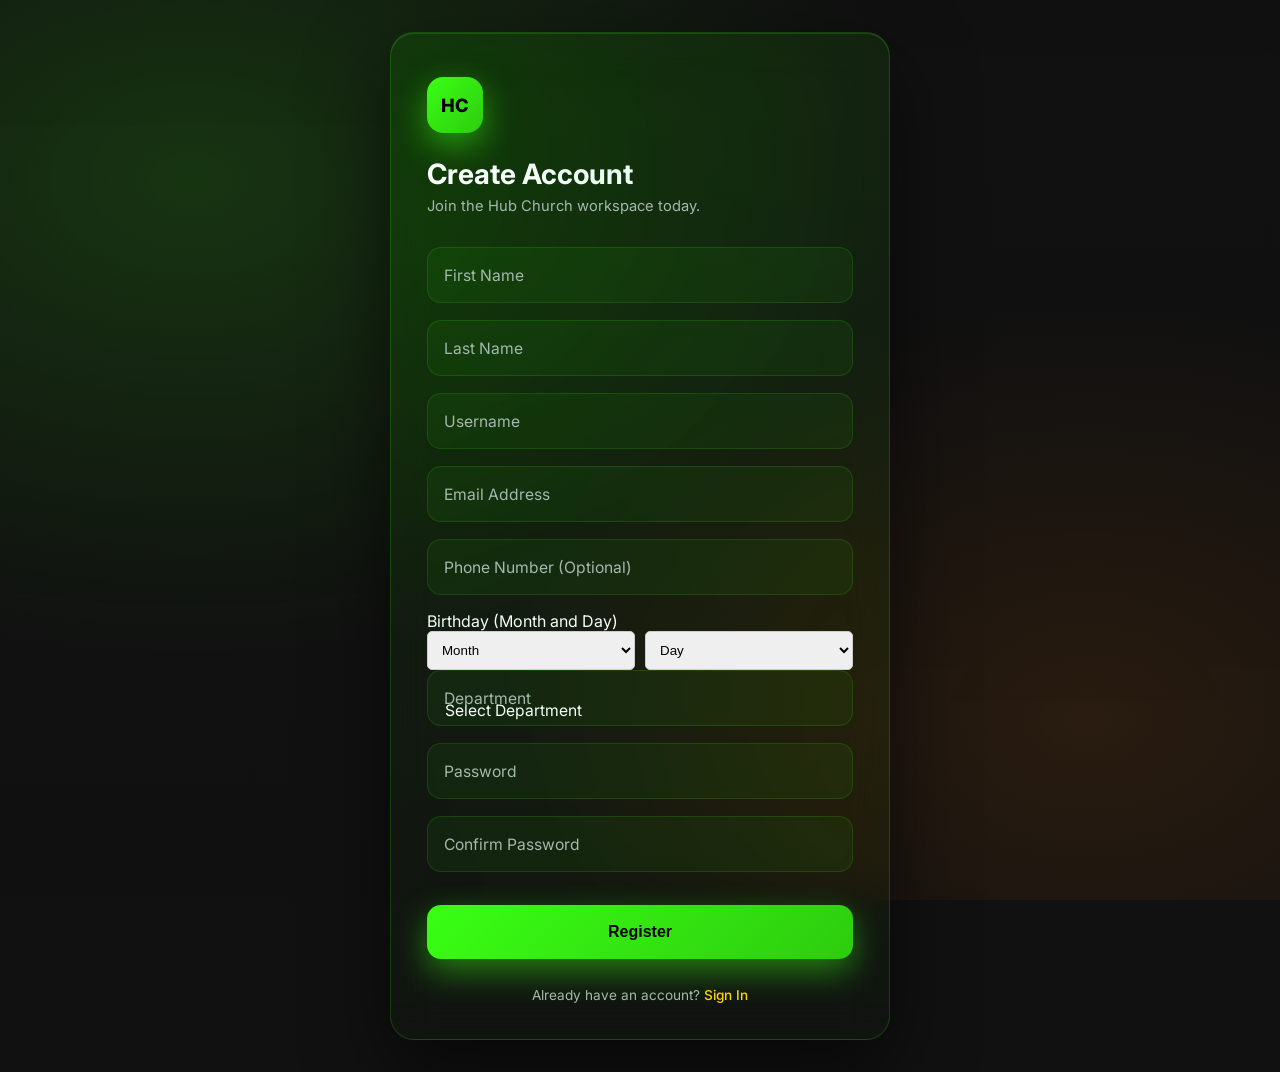
<file: register.html>
<!DOCTYPE html>
<html lang="en">
<head>
<meta charset="UTF-8">
<meta name="viewport" content="width=device-width, initial-scale=1.0">
<title>Hub Church — Register</title>
<link rel="icon" type="image/jpeg" href="images/hublogo.jpg">
<link href="https://fonts.googleapis.com/css2?family=Inter:wght@300;400;500;600;700;800&display=swap" rel="stylesheet">
<style>
    *, *::before, *::after { box-sizing: border-box; margin: 0; padding: 0; }

    :root {
        --brand:      #39FF14;   /* Neon Green */
        --brand-2:    #2ECC0E;   /* Darker Neon Green */
        --brand-glow: #6ee7b7;
        --danger:     #FF7A00;   /* Orange */
        --warning:    #FFD700;   /* Yellow */
        --text:       #f5fff9;
        --muted:      #a4b8ad;
        --card-border: rgba(57, 255, 20, .18);
    }

    html, body {
        width: 100%; min-height: 100%;
        background: #111111; /* Black */
        color: var(--text);
        font-family: 'Inter', system-ui, sans-serif;
        overflow-x: hidden;
    }

    /* Background layers (simplified for registration) */
    .bg-overlay {
        position: fixed; inset: 0; z-index: 2; pointer-events: none;
        background: radial-gradient(1200px 800px at 15% 20%, rgba(57,255,20,.15), transparent 60%),
                    radial-gradient(1000px 700px at 85% 80%, rgba(255,122,0,.1), transparent 60%),
                    linear-gradient(180deg, rgba(17,17,17,.95) 0%, rgba(17,17,17,.85) 100%);
    }

    .page {
        position: relative; z-index: 3; min-height: 100vh;
        display: grid; place-items: center; padding: 2rem 1.25rem;
    }

    .card {
        position: relative; width: 100%; max-width: 500px;
        padding: 2.75rem 2.25rem 2.25rem;
        border-radius: 24px;
        background: linear-gradient(180deg, rgba(57,255,20,.08), rgba(57,255,20,.02));
        border: 1px solid var(--card-border);
        backdrop-filter: blur(22px) saturate(150%);
        box-shadow: 0 30px 80px rgba(0,0,0,.55), inset 0 1px 0 rgba(57,255,20,.18);
        animation: cardIn .9s cubic-bezier(.22,1,.36,1) .1s forwards;
    }
    @keyframes cardIn { to { opacity: 1; transform: translateY(0) scale(1); } }

    .logo {
        width: 56px; height: 56px; border-radius: 16px;
        background: linear-gradient(135deg, var(--brand) 0%, var(--brand-2) 100%);
        display: grid; place-items: center; font-weight: 800; font-size: 1.15rem;
        color: #000; margin-bottom: 1.5rem;
        box-shadow: 0 12px 32px rgba(57,255,20,.5);
    }

    h1 {
        font-size: 1.75rem; font-weight: 700; margin-bottom: .4rem;
        background: linear-gradient(135deg, #ffffff 0%, #d1fae5 100%);
        -webkit-background-clip: text; background-clip: text; color: transparent;
    }

    .subtitle { color: var(--muted); font-size: .92rem; margin-bottom: 2rem; }

    .field { position: relative; margin-bottom: 1.05rem; }
    .field input, .field select {
        width: 100%; height: 56px; padding: 1.35rem 1.05rem 0;
        font-family: inherit; font-size: .98rem; color: var(--text);
        background: rgba(57,255,20,.06); border: 1px solid rgba(57,255,20,.14);
        border-radius: 14px; outline: none; transition: all .25s;
    }
    .field select { padding-top: 1.5rem; appearance: none; }
    .field input:focus, .field select:focus {
        border-color: var(--brand); background: rgba(57,255,20,.12);
        box-shadow: 0 0 0 4px rgba(57,255,20,.18);
    }
    .field label {
        position: absolute; left: 1.05rem; top: 50%; transform: translateY(-50%);
        color: var(--muted); font-size: .98rem; pointer-events: none; transition: all .22s;
    }
    .field input:focus + label,
    .field input:not(:placeholder-shown) + label,
    .field select:focus + label,
    .field select:valid + label {
        top: 15px; font-size: .72rem; letter-spacing: .06em;
        text-transform: uppercase; color: var(--brand); font-weight: 600;
    }

    .submit {
        width: 100%; height: 54px; border: none; border-radius: 14px;
        background: linear-gradient(135deg, var(--brand) 0%, var(--brand-2) 100%);
        color: #000; font-weight: 700; font-size: 1rem; cursor: pointer;
        box-shadow: 0 12px 32px rgba(57,255,20,.45);
        transition: transform .18s, box-shadow .25s;
        margin-top: 1rem;
    }
    .submit:hover:not(:disabled) { transform: translateY(-2px); box-shadow: 0 18px 42px rgba(57,255,20,.65); }
    .submit:disabled { opacity: .7; cursor: not-allowed; }

    .foot { margin-top: 1.75rem; text-align: center; font-size: .85rem; color: var(--muted); }
    .foot a { color: var(--warning); text-decoration: none; font-weight: 500; }
    .foot a:hover { text-decoration: underline; }

    .toast {
        position: fixed; top: 1.5rem; left: 50%; transform: translateX(-50%) translateY(-140%);
        padding: .85rem 1.25rem; border-radius: 12px; background: rgba(17,17,17,.95);
        border: 1px solid rgba(57,255,20,.22); backdrop-filter: blur(16px);
        font-size: .9rem; display: inline-flex; align-items: center; gap: .6rem;
        box-shadow: 0 20px 60px rgba(0,0,0,.5); transition: transform .5s, opacity .3s;
        opacity: 0; z-index: 100; max-width: 90vw;
    }
    .toast.show { transform: translateX(-50%) translateY(0); opacity: 1; }
    .toast.error { border-color: rgba(255,122,0,.5); }
    .toast.success { border-color: rgba(57,255,20,.5); }
    .toast__dot { width: 8px; height: 8px; border-radius: 50%; }
    .toast.error .toast__dot { background: var(--danger); }
    .toast.success .toast__dot { background: var(--brand); }
</style>
</head>
<body>

<div class="bg-overlay"></div>

<div class="page">
    <div class="card">
        <div class="logo">HC</div>
        <h1>Create Account</h1>
        <p class="subtitle">Join the Hub Church workspace today.</p>

        <form id="registerForm">
            <div class="field">
                <input type="text" id="first_name" placeholder=" " required>
                <label for="first_name">First Name</label>
            </div>
            <div class="field">
                <input type="text" id="last_name" placeholder=" " required>
                <label for="last_name">Last Name</label>
            </div>
            <div class="field">
                <input type="text" id="user_name" placeholder=" " required>
                <label for="user_name">Username</label>
            </div>
            <div class="field">
                <input type="email" id="email" placeholder=" " required>
                <label for="email">Email Address</label>
            </div>
            <div class="field">
                <input type="tel" id="phone" placeholder=" ">
                <label for="phone">Phone Number (Optional)</label>
            </div>
            <!-- Birth Month & Day -->
            <div class="form-group">
                <label>Birthday (Month and Day)</label>
                <div style="display: flex; gap: 10px;">
                    <select id="birth_month" name="birth_month" required style="flex: 1; padding: 10px; border-radius: 5px; border: 1px solid #ccc;">
                        <option value="" disabled selected>Month</option>
                        <option value="01">January</option>
                        <option value="02">February</option>
                        <option value="03">March</option>
                        <option value="04">April</option>
                        <option value="05">May</option>
                        <option value="06">June</option>
                        <option value="07">July</option>
                        <option value="08">August</option>
                        <option value="09">September</option>
                        <option value="10">October</option>
                        <option value="11">November</option>
                        <option value="12">December</option>
                    </select>
                    
                    <select id="birth_day" name="birth_day" required style="flex: 1; padding: 10px; border-radius: 5px; border: 1px solid #ccc;">
                        <option value="" disabled selected>Day</option>
                        <!-- We will populate days 1 to 31 using JavaScript below -->
                    </select>
                </div>
            </div>
            <div class="field">
                <select id="department_id" required>
                    <option value="" disabled selected>Select Department</option>
                    <!-- Populated by JS -->
                </select>
                <label for="department_id">Department</label>
            </div>
            <div class="field">
                <input type="password" id="password" placeholder=" " required>
                <label for="password">Password</label>
            </div>
            <div class="field">
                <input type="password" id="confirm_password" placeholder=" " required>
                <label for="confirm_password">Confirm Password</label>
            </div>

            <button type="submit" class="submit" id="submitBtn">Register</button>
        </form>

        <p class="foot">
            Already have an account? <a href="login.html">Sign In</a>
        </p>
    </div>
</div>

<div class="toast" id="toast">
    <span class="toast__dot"></span>
    <span class="toast__msg" id="toastMsg"></span>
</div>

<script>
(() => {
    'use strict';
    const API = 'class/ApiHandler.php';

    // Toast helper
    const toast = document.getElementById('toast');
    const toastMsg = document.getElementById('toastMsg');
    let toastTid = null;
    function showToast(msg, type = 'error', duration = 4000) {
        toast.className = 'toast ' + type;
        toastMsg.textContent = msg;
        toast.classList.add('show');
        clearTimeout(toastTid);
        toastTid = setTimeout(() => toast.classList.remove('show'), duration);
    }

    // 1. Load Departments
    async function loadDepartments() {
        try {
            const res = await fetch(`${API}?action=getAll&entity=departments`);
            const data = await res.json();
            if (data.success && data.data) {
                const select = document.getElementById('department_id');
                data.data.forEach(dept => {
                    const opt = document.createElement('option');
                    opt.value = dept.id;
                    opt.textContent = dept.name;
                    select.appendChild(opt);
                });
            }
        } catch (e) {
            console.error('Failed to load departments', e);
        }
    }
    loadDepartments();

    // 2. Handle Form Submit
    document.getElementById('registerForm').addEventListener('submit', async (e) => {
        e.preventDefault();

        const firstName = document.getElementById('first_name').value.trim();
        const lastName = document.getElementById('last_name').value.trim();
        const userName = document.getElementById('user_name').value.trim();
        const email = document.getElementById('email').value.trim();
        const phone = document.getElementById('phone').value.trim();
        const deptId = document.getElementById('department_id').value;
        const password = document.getElementById('password').value;
        const confirmPassword = document.getElementById('confirm_password').value;

        // Validation
        if (!firstName || !lastName || !userName || !email || !deptId || !password) {
            showToast('Please fill in all required fields');
            return;
        }
        if (password !== confirmPassword) {
            showToast('Passwords do not match');
            return;
        }
        if (password.length < 6) {
            showToast('Password must be at least 6 characters');
            return;
        }

        const submitBtn = document.getElementById('submitBtn');
        submitBtn.disabled = true;
        submitBtn.textContent = 'Creating Account...';
        const joinDate = new Date().toISOString().split('T')[0]; 
        const payload = {
            first_name: firstName,
            last_name: lastName,
            user_name: userName,
            email: email,
            phone: phone,
            department_id: deptId, // Stored as array/JSON
            primary_dept_id: deptId,
            password: password,
            role: 'worker',
            join_date : joinDate
        };

        try {
            const res = await fetch(`${API}?action=create&entity=members`, {
                method: 'POST',
                headers: { 'Content-Type': 'application/json' },
                body: JSON.stringify(payload)
            });
            const data = await res.json();

            if (data.success) {
                showToast('Account created successfully! Redirecting to login...', 'success');
                setTimeout(() => { window.location.href = 'login.html'; }, 2000);
            } else {
                showToast(data.message || 'Registration failed. Please try again.');
                submitBtn.disabled = false;
                submitBtn.textContent = 'Register';
            }
        } catch (err) {
            console.error(err);
            showToast('Network error. Please check your connection.');
            submitBtn.disabled = false;
            submitBtn.textContent = 'Register';
        }
    });
    // 1. Populate the Day dropdown
document.addEventListener('DOMContentLoaded', () => {
    const daySelect = document.getElementById('birth_day');
    if (daySelect) {
        for (let i = 1; i <= 31; i++) {
            let day = i.toString().padStart(2, '0'); // Turns '1' into '01'
            let option = document.createElement('option');
            option.value = day;
            option.textContent = day;
            daySelect.appendChild(option);
        }
    }
});

// 2. Inside your submit/register function:
// Assuming you are gathering data into an object like this:
const month = document.getElementById('birth_month').value;
const day = document.getElementById('birth_day').value;

// Combine them into "MM-DD" format
const birth_month_day = `${month}-${day}`; 

// Add this to the data object you send to the API
const payload = {
    first_name: document.getElementById('first_name').value,
    last_name: document.getElementById('last_name').value,
    email: document.getElementById('email').value,
    phone: document.getElementById('phone').value,
    password: document.getElementById('password').value,
    birth_month_day: birth_month_day, // <--- Send the formatted date
    // ... other fields
};

// Then proceed with your fetch/AJAX POST request to ApiHandler.php
})();

</script>
</body>
</html>
</file>
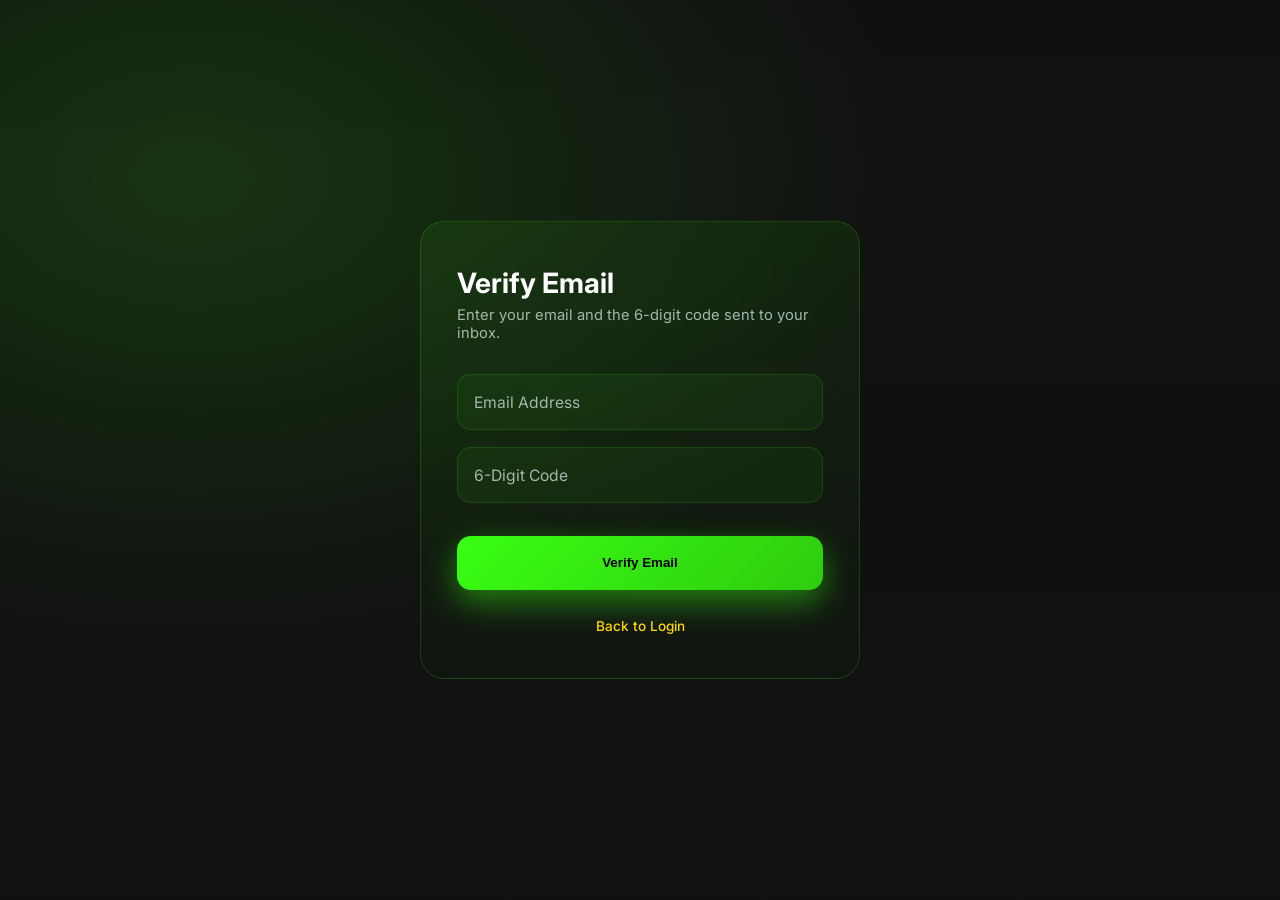
<file: verify.html>
<!DOCTYPE html>
<html lang="en">
<head>
<meta charset="UTF-8">
<meta name="viewport" content="width=device-width, initial-scale=1.0">
<title>Hub Church — Verify Email</title>
<link rel="icon" type="image/jpeg" href="images/hublogo.jpg">
<link href="https://fonts.googleapis.com/css2?family=Inter:wght@300;400;500;600;700;800&display=swap" rel="stylesheet">
<style>
    *, *::before, *::after { box-sizing: border-box; margin: 0; padding: 0; }
    :root {
        --brand: #39FF14; --brand-2: #2ECC0E; --danger: #FF7A00; --warning: #FFD700;
        --text: #f5fff9; --muted: #a4b8ad; --card-border: rgba(57, 255, 20, .18);
    }
    html, body { width: 100%; min-height: 100%; background: #111; color: var(--text); font-family: 'Inter', sans-serif; }
    .bg-overlay { position: fixed; inset: 0; z-index: 2; pointer-events: none;
        background: radial-gradient(1200px 800px at 15% 20%, rgba(57,255,20,.15), transparent 60%),
                    linear-gradient(180deg, rgba(17,17,17,.95), rgba(17,17,17,.85)); }
    .page { position: relative; z-index: 3; min-height: 100vh; display: grid; place-items: center; padding: 2rem 1.25rem; }
    .card { width: 100%; max-width: 440px; padding: 2.75rem 2.25rem; border-radius: 24px;
        background: linear-gradient(180deg, rgba(57,255,20,.08), rgba(57,255,20,.02));
        border: 1px solid var(--card-border); backdrop-filter: blur(22px); }
    h1 { font-size: 1.75rem; margin-bottom: .4rem; color: #fff; }
    .subtitle { color: var(--muted); font-size: .92rem; margin-bottom: 2rem; }
    .field { position: relative; margin-bottom: 1.05rem; }
    .field input { width: 100%; height: 56px; padding: 1.35rem 1.05rem 0; color: var(--text);
        background: rgba(57,255,20,.06); border: 1px solid rgba(57,255,20,.14); border-radius: 14px; outline: none; transition: all .25s; }
    .field input:focus { border-color: var(--brand); box-shadow: 0 0 0 4px rgba(57,255,20,.18); }
    .field label { position: absolute; left: 1.05rem; top: 50%; transform: translateY(-50%);
        color: var(--muted); font-size: .98rem; pointer-events: none; transition: all .22s; }
    .field input:focus + label, .field input:not(:placeholder-shown) + label { top: 15px; font-size: .72rem; text-transform: uppercase; color: var(--brand); font-weight: 600; }
    .submit { width: 100%; height: 54px; border: none; border-radius: 14px; background: linear-gradient(135deg, var(--brand), var(--brand-2));
        color: #000; font-weight: 700; cursor: pointer; box-shadow: 0 12px 32px rgba(57,255,20,.45); transition: transform .18s; margin-top: 1rem; }
    .submit:hover { transform: translateY(-2px); }
    .foot { margin-top: 1.75rem; text-align: center; font-size: .85rem; color: var(--muted); }
    .foot a { color: var(--warning); text-decoration: none; font-weight: 500; }
    .toast { position: fixed; top: 1.5rem; left: 50%; transform: translateX(-50%) translateY(-140%); padding: .85rem 1.25rem;
        border-radius: 12px; background: rgba(17,17,17,.95); border: 1px solid rgba(57,255,20,.22); display: inline-flex;
        align-items: center; gap: .6rem; opacity: 0; transition: all .5s; z-index: 100; }
    .toast.show { transform: translateX(-50%) translateY(0); opacity: 1; }
    .toast.error { border-color: rgba(255,122,0,.5); } .toast.success { border-color: rgba(57,255,20,.5); }
    .toast__dot { width: 8px; height: 8px; border-radius: 50%; }
    .toast.error .toast__dot { background: var(--danger); } .toast.success .toast__dot { background: var(--brand); }
</style>
</head>
<body>
<div class="bg-overlay"></div>
<div class="page">
    <div class="card">
        <h1>Verify Email</h1>
        <p class="subtitle">Enter your email and the 6-digit code sent to your inbox.</p>
        <form id="verifyForm">
            <div class="field">
                <input type="email" id="email" placeholder=" " required>
                <label for="email">Email Address</label>
            </div>
            <div class="field">
                <input type="text" id="otp" placeholder=" " maxlength="6" required>
                <label for="otp">6-Digit Code</label>
            </div>
            <button type="submit" class="submit" id="submitBtn">Verify Email</button>
        </form>
        <p class="foot"><a href="login.html">Back to Login</a></p>
    </div>
</div>
<div class="toast" id="toast"><span class="toast__dot"></span><span id="toastMsg"></span></div>

<script>
(() => {
    const API = 'class/ApiHandler.php';
    const toast = document.getElementById('toast'), toastMsg = document.getElementById('toastMsg');
    let tid;
    function showToast(msg, type='error') {
        toast.className = 'toast ' + type; toastMsg.textContent = msg;
        toast.classList.add('show'); clearTimeout(tid);
        tid = setTimeout(() => toast.classList.remove('show'), 5000);
    }

    document.getElementById('verifyForm').addEventListener('submit', async (e) => {
        e.preventDefault();
        const email = document.getElementById('email').value.trim();
        const otp = document.getElementById('otp').value.trim();
        if (!email || !otp) return showToast('Please fill in all fields');

        const btn = document.getElementById('submitBtn');
        btn.disabled = true; btn.textContent = 'Verifying...';

        try {
            const res = await fetch(`${API}?action=special&entity=auth`, {
                method: 'POST',
                headers: { 'Content-Type': 'application/json' },
                body: JSON.stringify({ task: 'verify_email', email, otp })
            });
            const data = await res.json();

            if (data.success) {
                showToast('Email verified successfully! Redirecting to login...', 'success', 3000);
                setTimeout(() => { window.location.href = 'login.html'; }, 2500);
            } else {
                showToast(data.message || 'Verification failed');
                btn.disabled = false; btn.textContent = 'Verify Email';
            }
        } catch (err) {
            showToast('Network error. Please try again.');
            btn.disabled = false; btn.textContent = 'Verify Email';
        }
    });
})();
</script>
</body>
</html>
</file>
